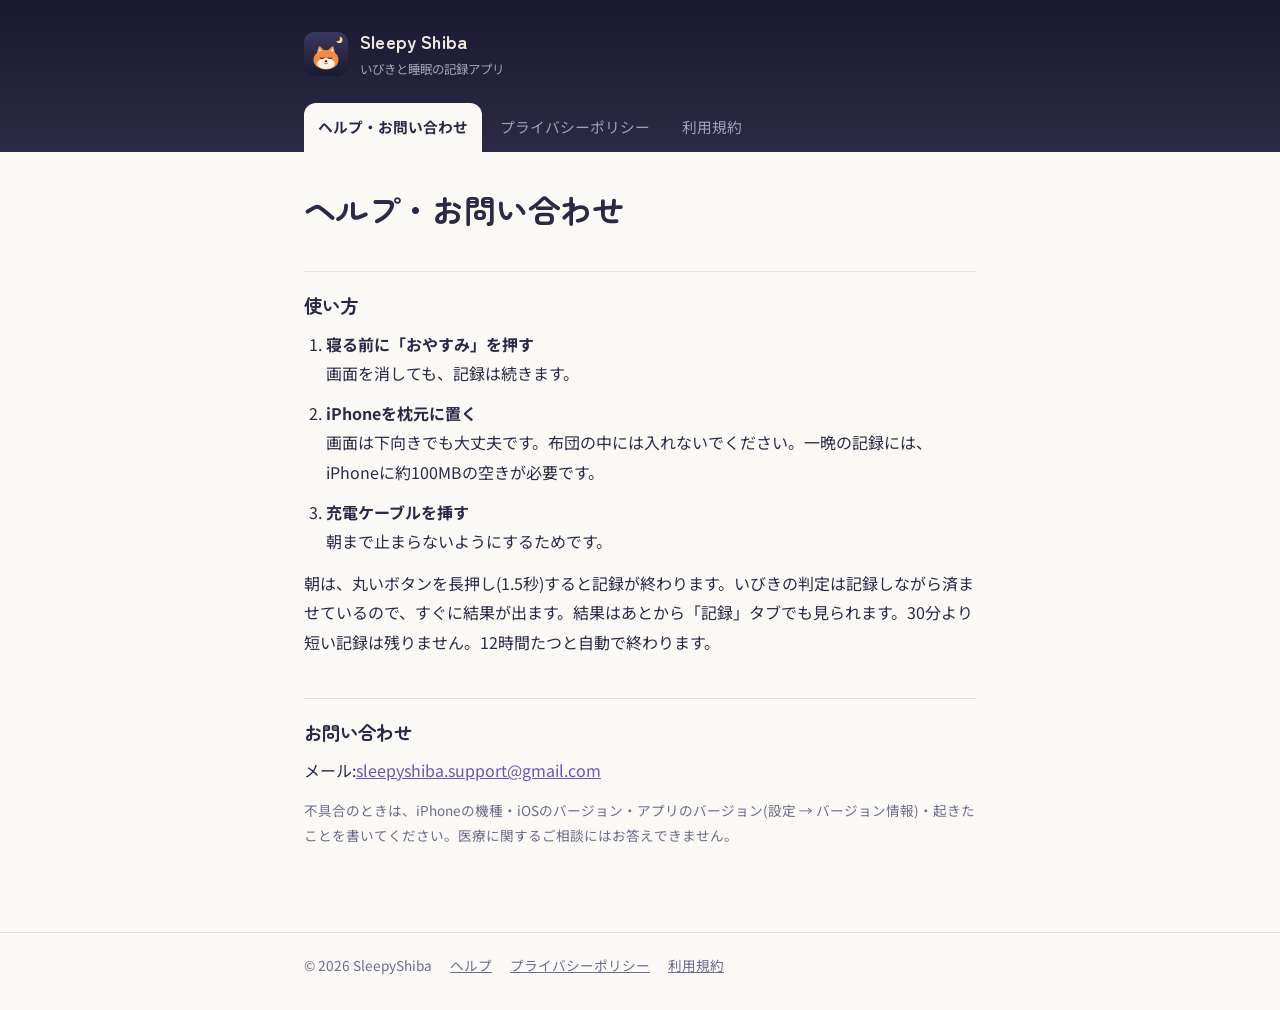
<file: index.html>
<!doctype html>
<html lang="ja"><head><meta charset="utf-8"><meta name="viewport" content="width=device-width,initial-scale=1,viewport-fit=cover">
<title>Sleepy Shiba ヘルプ</title><meta name="description" content="iPhoneアプリ Sleepy Shiba のヘルプ・お問い合わせ">
<link rel="preconnect" href="https://fonts.googleapis.com"><link rel="preconnect" href="https://fonts.gstatic.com" crossorigin><link rel="stylesheet" href="https://fonts.googleapis.com/css2?family=Noto+Sans+JP:wght@400;700&family=Zen+Maru+Gothic:wght@700&display=swap"><link rel="stylesheet" href="style.css"></head><body>
<header class="band"><div class="wrap">
<a class="brand" href="./"><svg class="mark" viewBox="0 0 240 240" role="img" aria-label="Sleepy Shiba">
<defs><linearGradient id="g" x1="0" y1="0" x2="0" y2="1"><stop offset="0" stop-color="#3b3860"/><stop offset="1" stop-color="#1a1930"/></linearGradient></defs>
<rect width="240" height="240" rx="54" fill="url(#g)"/>
<circle cx="193" cy="43" r="17" fill="#f3d98a"/><circle cx="181" cy="35" r="15" fill="#36335a"/>
<g transform="translate(20 38) scale(.8333)">
<path d="M58 108 L70 52 Q74 44 82 50 L114 82 Z" fill="#f08c45"/><path d="M182 108 L170 52 Q166 44 158 50 L126 82 Z" fill="#f08c45"/>
<path d="M70 94 L76 62 L96 82 Z" fill="#fff1de"/><path d="M170 94 L164 62 L144 82 Z" fill="#fff1de"/>
<ellipse cx="120" cy="136" rx="82" ry="64" fill="#f08c45"/><ellipse cx="120" cy="161" rx="58" ry="35" fill="#fff1de"/>
<path d="M82 124 Q94 134 106 124 M134 124 Q146 134 158 124" stroke="#1a1930" stroke-width="6" stroke-linecap="round" fill="none"/>
<ellipse cx="120" cy="146" rx="9" ry="6" fill="#1a1930"/>
<path d="M110 160 Q115 165 120 160 Q125 165 130 160" stroke="#1a1930" stroke-width="3.5" stroke-linecap="round" fill="none"/>
</g></svg><span><b>Sleepy Shiba</b><small>いびきと睡眠の記録アプリ</small></span></a>
<nav aria-label="ページ"><a href="./" aria-current="page">ヘルプ・お問い合わせ</a><a href="privacy.html">プライバシーポリシー</a><a href="terms.html">利用規約</a></nav></div></header>
<main><div class="wrap"><h1>ヘルプ・お問い合わせ</h1>
<h2 id="howto">使い方</h2>
<ol class="steps">
<li><strong>寝る前に「おやすみ」を押す</strong><br>画面を消しても、記録は続きます。</li>
<li><strong>iPhoneを枕元に置く</strong><br>画面は下向きでも大丈夫です。布団の中には入れないでください。一晩の記録には、iPhoneに約100MBの空きが必要です。</li>
<li><strong>充電ケーブルを挿す</strong><br>朝まで止まらないようにするためです。</li></ol>
<p>朝は、丸いボタンを長押し(1.5秒)すると記録が終わります。いびきの判定は記録しながら済ませているので、すぐに結果が出ます。結果はあとから「記録」タブでも見られます。30分より短い記録は残りません。12時間たつと自動で終わります。</p>
<h2 id="contact">お問い合わせ</h2>
<p>メール:<a href="mailto:sleepyshiba.support@gmail.com">sleepyshiba.support@gmail.com</a></p>
<p class="meta">不具合のときは、iPhoneの機種・iOSのバージョン・アプリのバージョン(設定 → バージョン情報)・起きたことを書いてください。医療に関するご相談にはお答えできません。</p>
</div></main>
<footer><div class="wrap"><span>© 2026 SleepyShiba</span><a href="./">ヘルプ</a><a href="privacy.html">プライバシーポリシー</a><a href="terms.html">利用規約</a></div></footer>
</body></html>
</file>
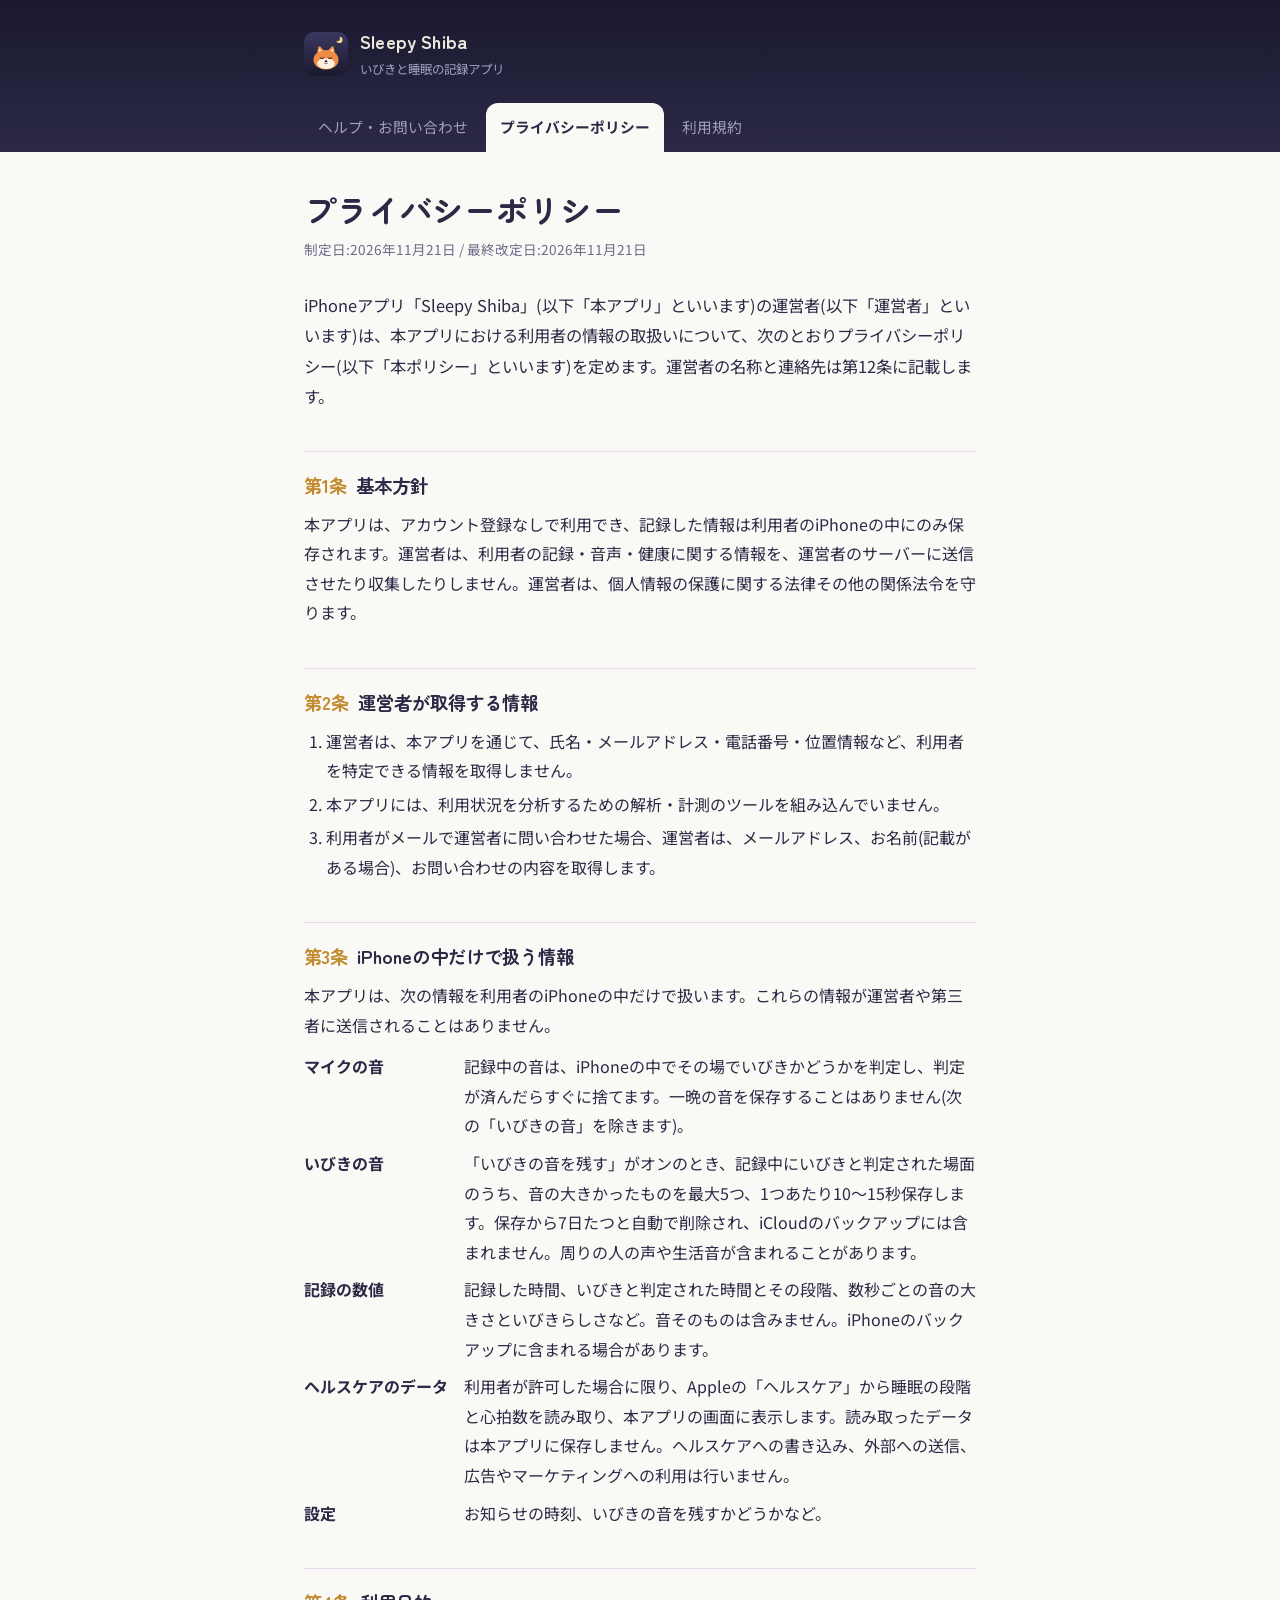
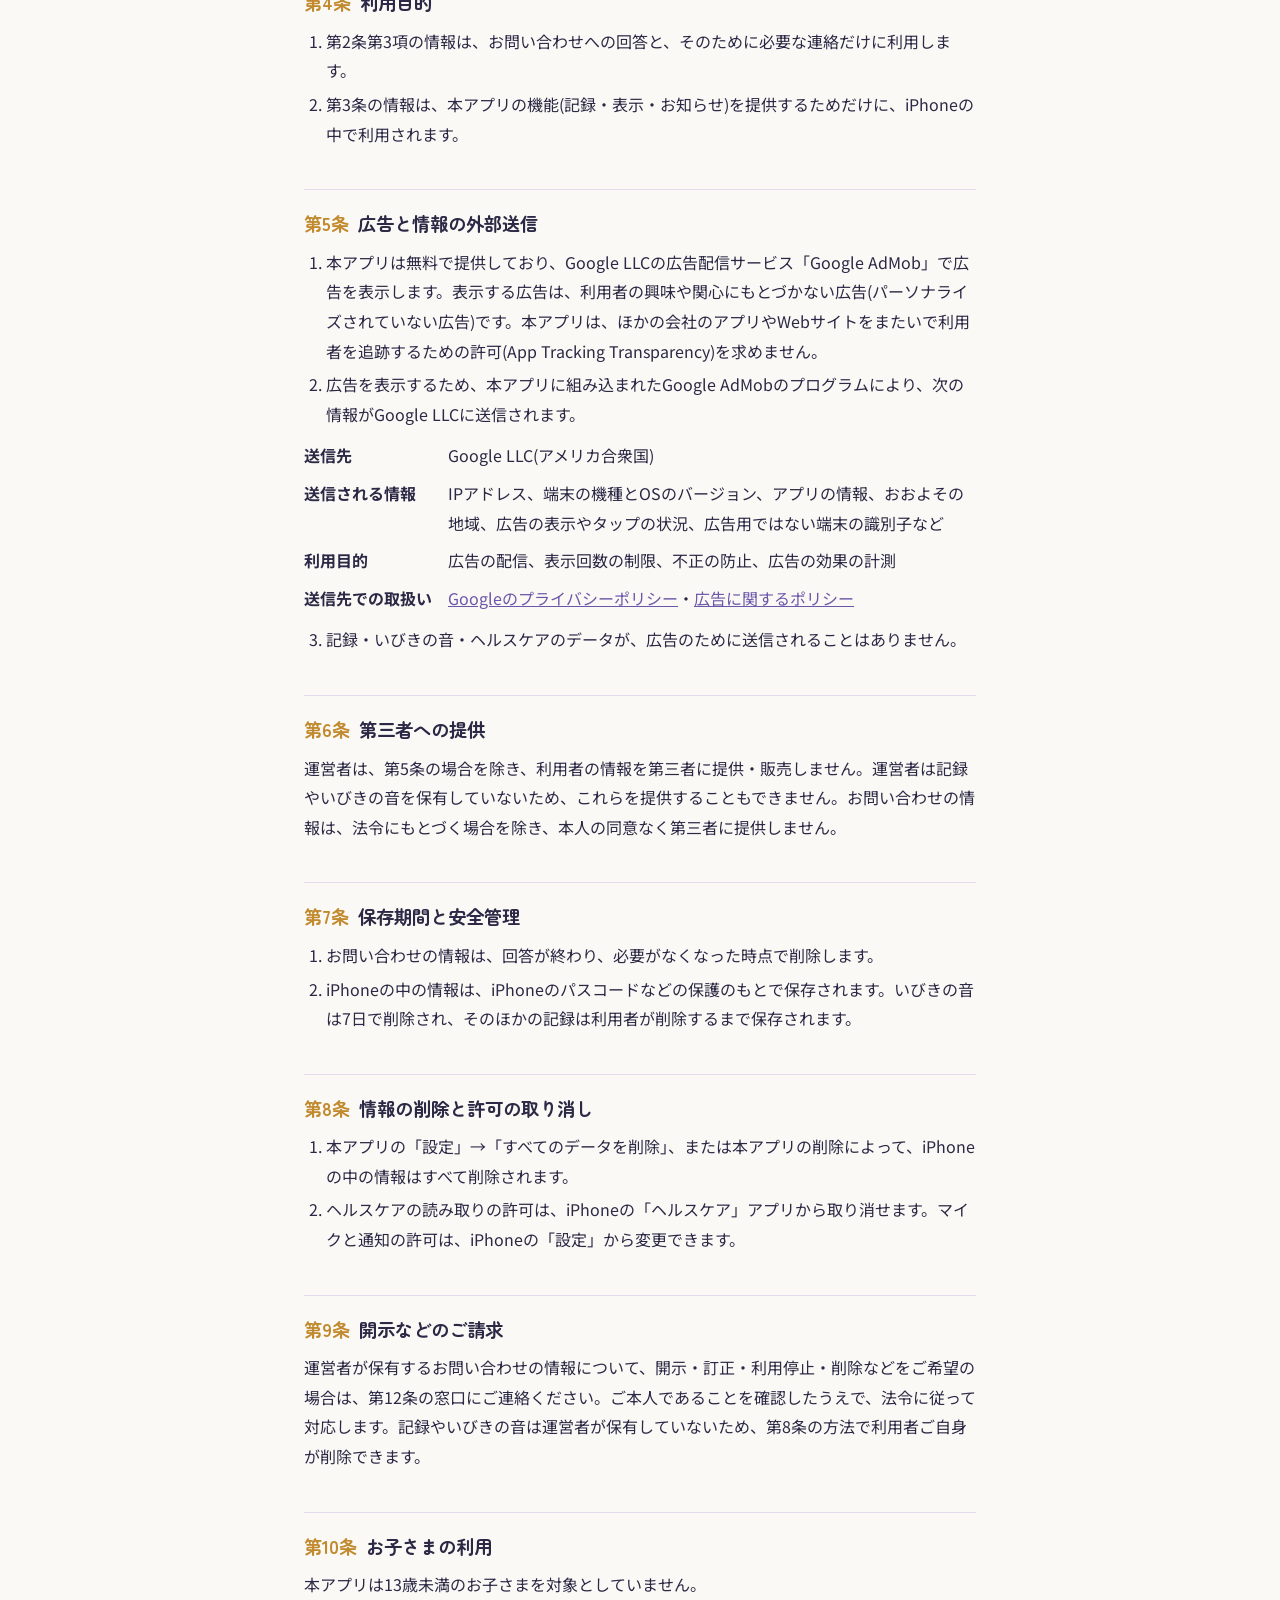
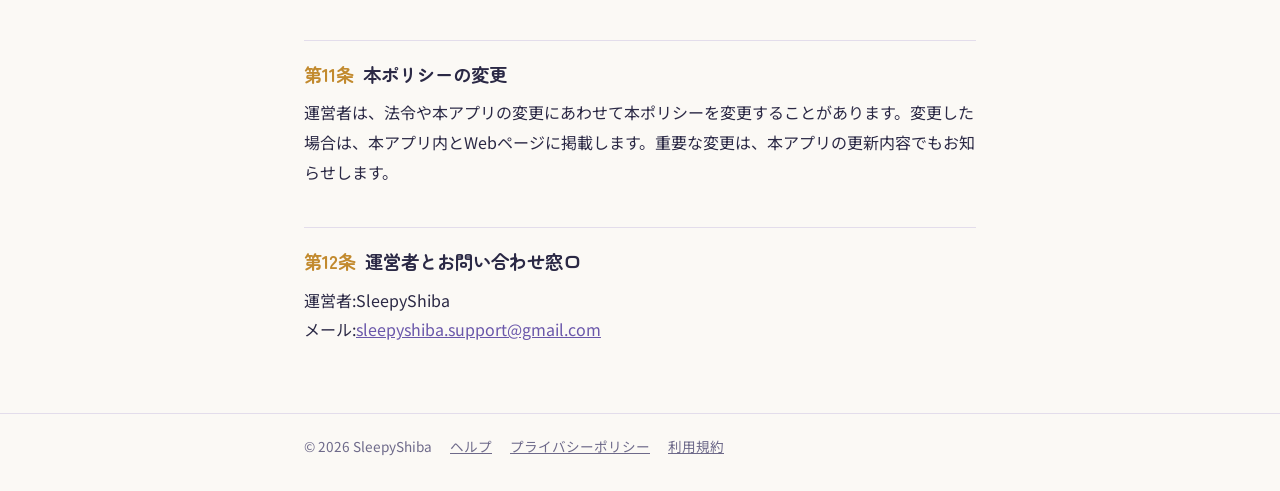
<file: privacy.html>
<!doctype html>
<html lang="ja"><head><meta charset="utf-8"><meta name="viewport" content="width=device-width,initial-scale=1,viewport-fit=cover">
<title>Sleepy Shiba プライバシーポリシー</title><meta name="description" content="iPhoneアプリ Sleepy Shiba のプライバシーポリシー">
<link rel="preconnect" href="https://fonts.googleapis.com"><link rel="preconnect" href="https://fonts.gstatic.com" crossorigin><link rel="stylesheet" href="https://fonts.googleapis.com/css2?family=Noto+Sans+JP:wght@400;700&family=Zen+Maru+Gothic:wght@700&display=swap"><link rel="stylesheet" href="style.css"></head><body>
<header class="band"><div class="wrap">
<a class="brand" href="./"><svg class="mark" viewBox="0 0 240 240" role="img" aria-label="Sleepy Shiba">
<defs><linearGradient id="g" x1="0" y1="0" x2="0" y2="1"><stop offset="0" stop-color="#3b3860"/><stop offset="1" stop-color="#1a1930"/></linearGradient></defs>
<rect width="240" height="240" rx="54" fill="url(#g)"/>
<circle cx="193" cy="43" r="17" fill="#f3d98a"/><circle cx="181" cy="35" r="15" fill="#36335a"/>
<g transform="translate(20 38) scale(.8333)">
<path d="M58 108 L70 52 Q74 44 82 50 L114 82 Z" fill="#f08c45"/><path d="M182 108 L170 52 Q166 44 158 50 L126 82 Z" fill="#f08c45"/>
<path d="M70 94 L76 62 L96 82 Z" fill="#fff1de"/><path d="M170 94 L164 62 L144 82 Z" fill="#fff1de"/>
<ellipse cx="120" cy="136" rx="82" ry="64" fill="#f08c45"/><ellipse cx="120" cy="161" rx="58" ry="35" fill="#fff1de"/>
<path d="M82 124 Q94 134 106 124 M134 124 Q146 134 158 124" stroke="#1a1930" stroke-width="6" stroke-linecap="round" fill="none"/>
<ellipse cx="120" cy="146" rx="9" ry="6" fill="#1a1930"/>
<path d="M110 160 Q115 165 120 160 Q125 165 130 160" stroke="#1a1930" stroke-width="3.5" stroke-linecap="round" fill="none"/>
</g></svg><span><b>Sleepy Shiba</b><small>いびきと睡眠の記録アプリ</small></span></a>
<nav aria-label="ページ"><a href="./">ヘルプ・お問い合わせ</a><a href="privacy.html" aria-current="page">プライバシーポリシー</a><a href="terms.html">利用規約</a></nav></div></header>
<main><div class="wrap"><h1>プライバシーポリシー</h1>
<p class="meta">制定日:2026年11月21日 / 最終改定日:2026年11月21日</p>
<p class="lead">iPhoneアプリ「Sleepy Shiba」(以下「本アプリ」といいます)の運営者(以下「運営者」といいます)は、本アプリにおける利用者の情報の取扱いについて、次のとおりプライバシーポリシー(以下「本ポリシー」といいます)を定めます。運営者の名称と連絡先は第12条に記載します。</p>
<h2 id="s1"><span class="no">第1条</span>基本方針</h2>
<p>本アプリは、アカウント登録なしで利用でき、記録した情報は利用者のiPhoneの中にのみ保存されます。運営者は、利用者の記録・音声・健康に関する情報を、運営者のサーバーに送信させたり収集したりしません。運営者は、個人情報の保護に関する法律その他の関係法令を守ります。</p>
<h2 id="s2"><span class="no">第2条</span>運営者が取得する情報</h2>
<ol><li>運営者は、本アプリを通じて、氏名・メールアドレス・電話番号・位置情報など、利用者を特定できる情報を取得しません。</li>
<li>本アプリには、利用状況を分析するための解析・計測のツールを組み込んでいません。</li>
<li>利用者がメールで運営者に問い合わせた場合、運営者は、メールアドレス、お名前(記載がある場合)、お問い合わせの内容を取得します。</li></ol>
<h2 id="s3"><span class="no">第3条</span>iPhoneの中だけで扱う情報</h2>
<p>本アプリは、次の情報を利用者のiPhoneの中だけで扱います。これらの情報が運営者や第三者に送信されることはありません。</p>
<dl class="data">
<dt>マイクの音</dt><dd>記録中の音は、iPhoneの中でその場でいびきかどうかを判定し、判定が済んだらすぐに捨てます。一晩の音を保存することはありません(次の「いびきの音」を除きます)。</dd>
<dt>いびきの音</dt><dd>「いびきの音を残す」がオンのとき、記録中にいびきと判定された場面のうち、音の大きかったものを最大5つ、1つあたり10〜15秒保存します。保存から7日たつと自動で削除され、iCloudのバックアップには含まれません。周りの人の声や生活音が含まれることがあります。</dd>
<dt>記録の数値</dt><dd>記録した時間、いびきと判定された時間とその段階、数秒ごとの音の大きさといびきらしさなど。音そのものは含みません。iPhoneのバックアップに含まれる場合があります。</dd>
<dt>ヘルスケアのデータ</dt><dd>利用者が許可した場合に限り、Appleの「ヘルスケア」から睡眠の段階と心拍数を読み取り、本アプリの画面に表示します。読み取ったデータは本アプリに保存しません。ヘルスケアへの書き込み、外部への送信、広告やマーケティングへの利用は行いません。</dd>
<dt>設定</dt><dd>お知らせの時刻、いびきの音を残すかどうかなど。</dd>
</dl>
<h2 id="s4"><span class="no">第4条</span>利用目的</h2>
<ol><li>第2条第3項の情報は、お問い合わせへの回答と、そのために必要な連絡だけに利用します。</li>
<li>第3条の情報は、本アプリの機能(記録・表示・お知らせ)を提供するためだけに、iPhoneの中で利用されます。</li></ol>
<h2 id="s5"><span class="no">第5条</span>広告と情報の外部送信</h2>
<ol><li>本アプリは無料で提供しており、Google LLCの広告配信サービス「Google AdMob」で広告を表示します。表示する広告は、利用者の興味や関心にもとづかない広告(パーソナライズされていない広告)です。本アプリは、ほかの会社のアプリやWebサイトをまたいで利用者を追跡するための許可(App Tracking Transparency)を求めません。</li>
<li>広告を表示するため、本アプリに組み込まれたGoogle AdMobのプログラムにより、次の情報がGoogle LLCに送信されます。</li></ol>
<dl class="data">
<dt>送信先</dt><dd>Google LLC(アメリカ合衆国)</dd>
<dt>送信される情報</dt><dd>IPアドレス、端末の機種とOSのバージョン、アプリの情報、おおよその地域、広告の表示やタップの状況、広告用ではない端末の識別子など</dd>
<dt>利用目的</dt><dd>広告の配信、表示回数の制限、不正の防止、広告の効果の計測</dd>
<dt>送信先での取扱い</dt><dd><a href="https://policies.google.com/privacy?hl=ja" rel="noopener">Googleのプライバシーポリシー</a>・<a href="https://policies.google.com/technologies/ads?hl=ja" rel="noopener">広告に関するポリシー</a></dd>
</dl>
<ol start="3"><li>記録・いびきの音・ヘルスケアのデータが、広告のために送信されることはありません。</li></ol>
<h2 id="s6"><span class="no">第6条</span>第三者への提供</h2>
<p>運営者は、第5条の場合を除き、利用者の情報を第三者に提供・販売しません。運営者は記録やいびきの音を保有していないため、これらを提供することもできません。お問い合わせの情報は、法令にもとづく場合を除き、本人の同意なく第三者に提供しません。</p>
<h2 id="s7"><span class="no">第7条</span>保存期間と安全管理</h2>
<ol><li>お問い合わせの情報は、回答が終わり、必要がなくなった時点で削除します。</li>
<li>iPhoneの中の情報は、iPhoneのパスコードなどの保護のもとで保存されます。いびきの音は7日で削除され、そのほかの記録は利用者が削除するまで保存されます。</li></ol>
<h2 id="s8"><span class="no">第8条</span>情報の削除と許可の取り消し</h2>
<ol><li>本アプリの「設定」→「すべてのデータを削除」、または本アプリの削除によって、iPhoneの中の情報はすべて削除されます。</li>
<li>ヘルスケアの読み取りの許可は、iPhoneの「ヘルスケア」アプリから取り消せます。マイクと通知の許可は、iPhoneの「設定」から変更できます。</li></ol>
<h2 id="s9"><span class="no">第9条</span>開示などのご請求</h2>
<p>運営者が保有するお問い合わせの情報について、開示・訂正・利用停止・削除などをご希望の場合は、第12条の窓口にご連絡ください。ご本人であることを確認したうえで、法令に従って対応します。記録やいびきの音は運営者が保有していないため、第8条の方法で利用者ご自身が削除できます。</p>
<h2 id="s10"><span class="no">第10条</span>お子さまの利用</h2>
<p>本アプリは13歳未満のお子さまを対象としていません。</p>
<h2 id="s11"><span class="no">第11条</span>本ポリシーの変更</h2>
<p>運営者は、法令や本アプリの変更にあわせて本ポリシーを変更することがあります。変更した場合は、本アプリ内とWebページに掲載します。重要な変更は、本アプリの更新内容でもお知らせします。</p>
<h2 id="s12"><span class="no">第12条</span>運営者とお問い合わせ窓口</h2>
<p>運営者:SleepyShiba<br>メール:<a href="mailto:sleepyshiba.support@gmail.com">sleepyshiba.support@gmail.com</a></p>
</div></main>
<footer><div class="wrap"><span>© 2026 SleepyShiba</span><a href="./">ヘルプ</a><a href="privacy.html">プライバシーポリシー</a><a href="terms.html">利用規約</a></div></footer>
</body></html>
</file>
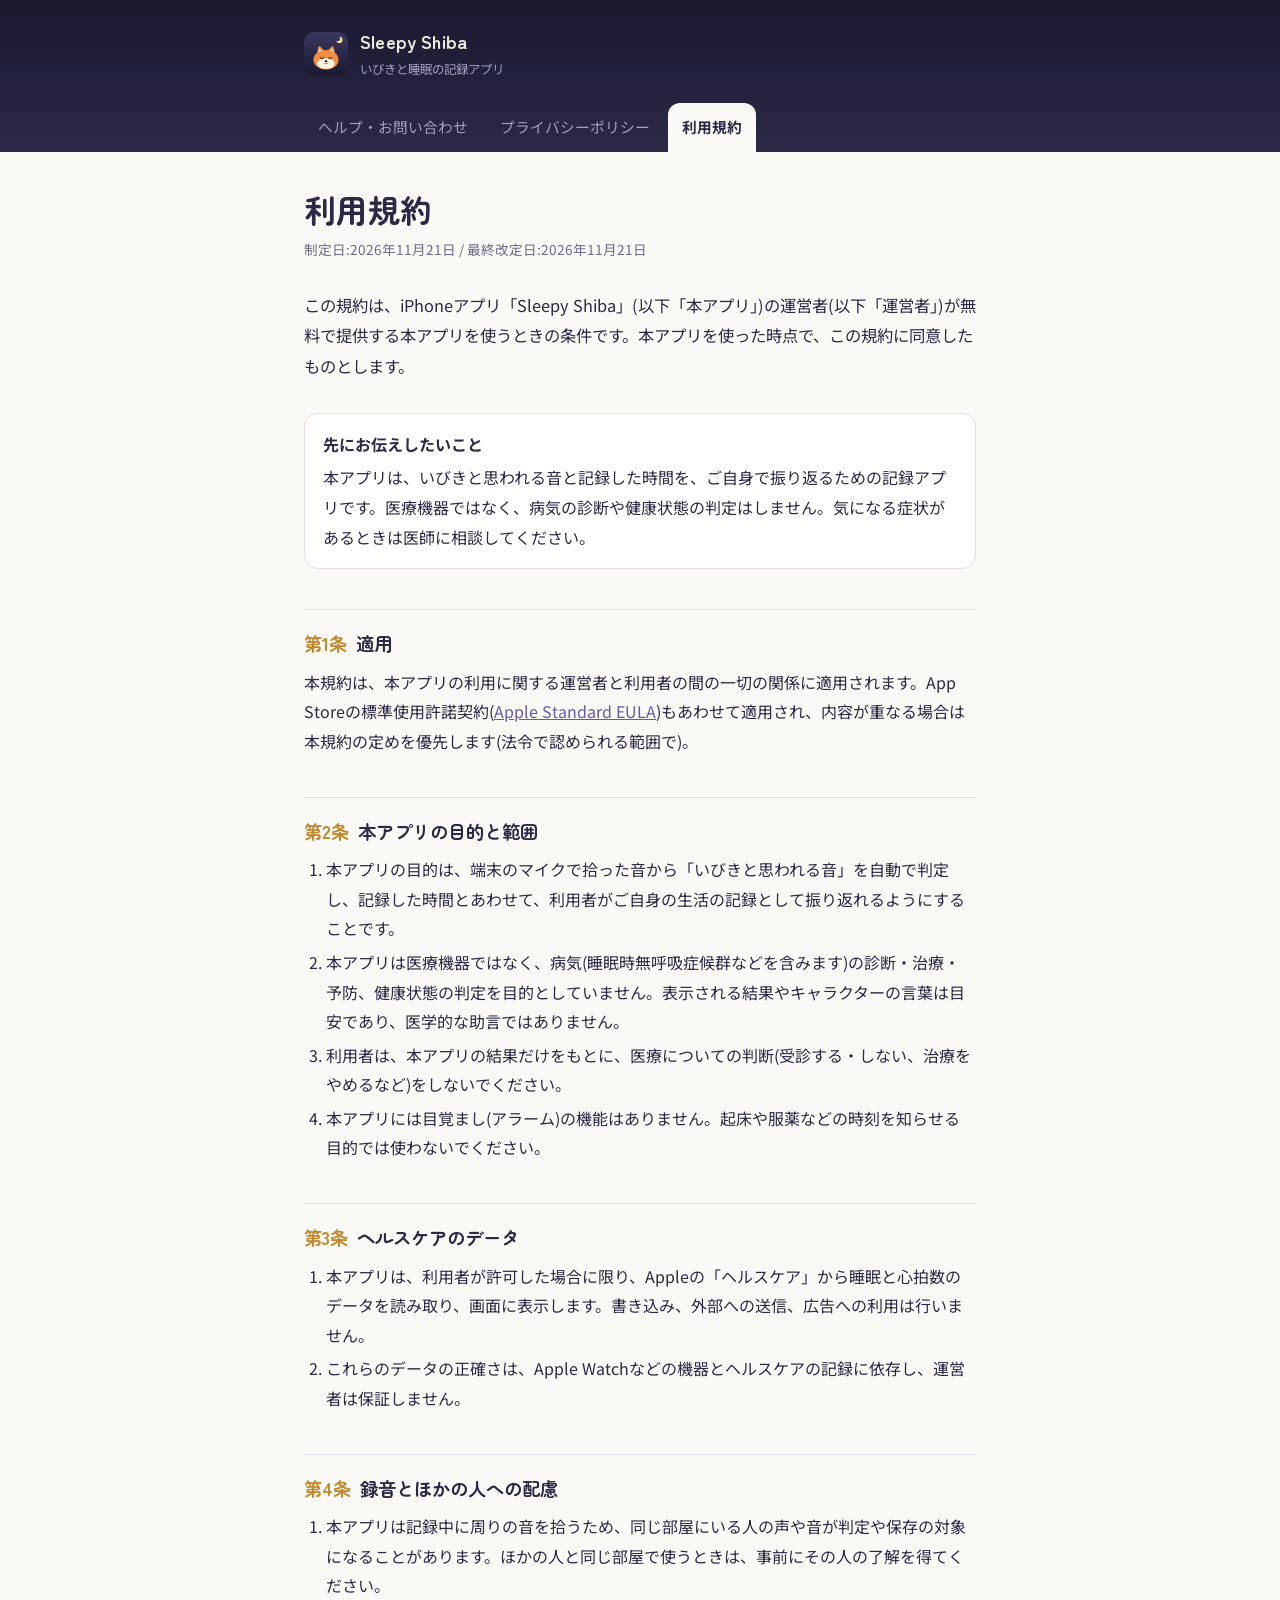
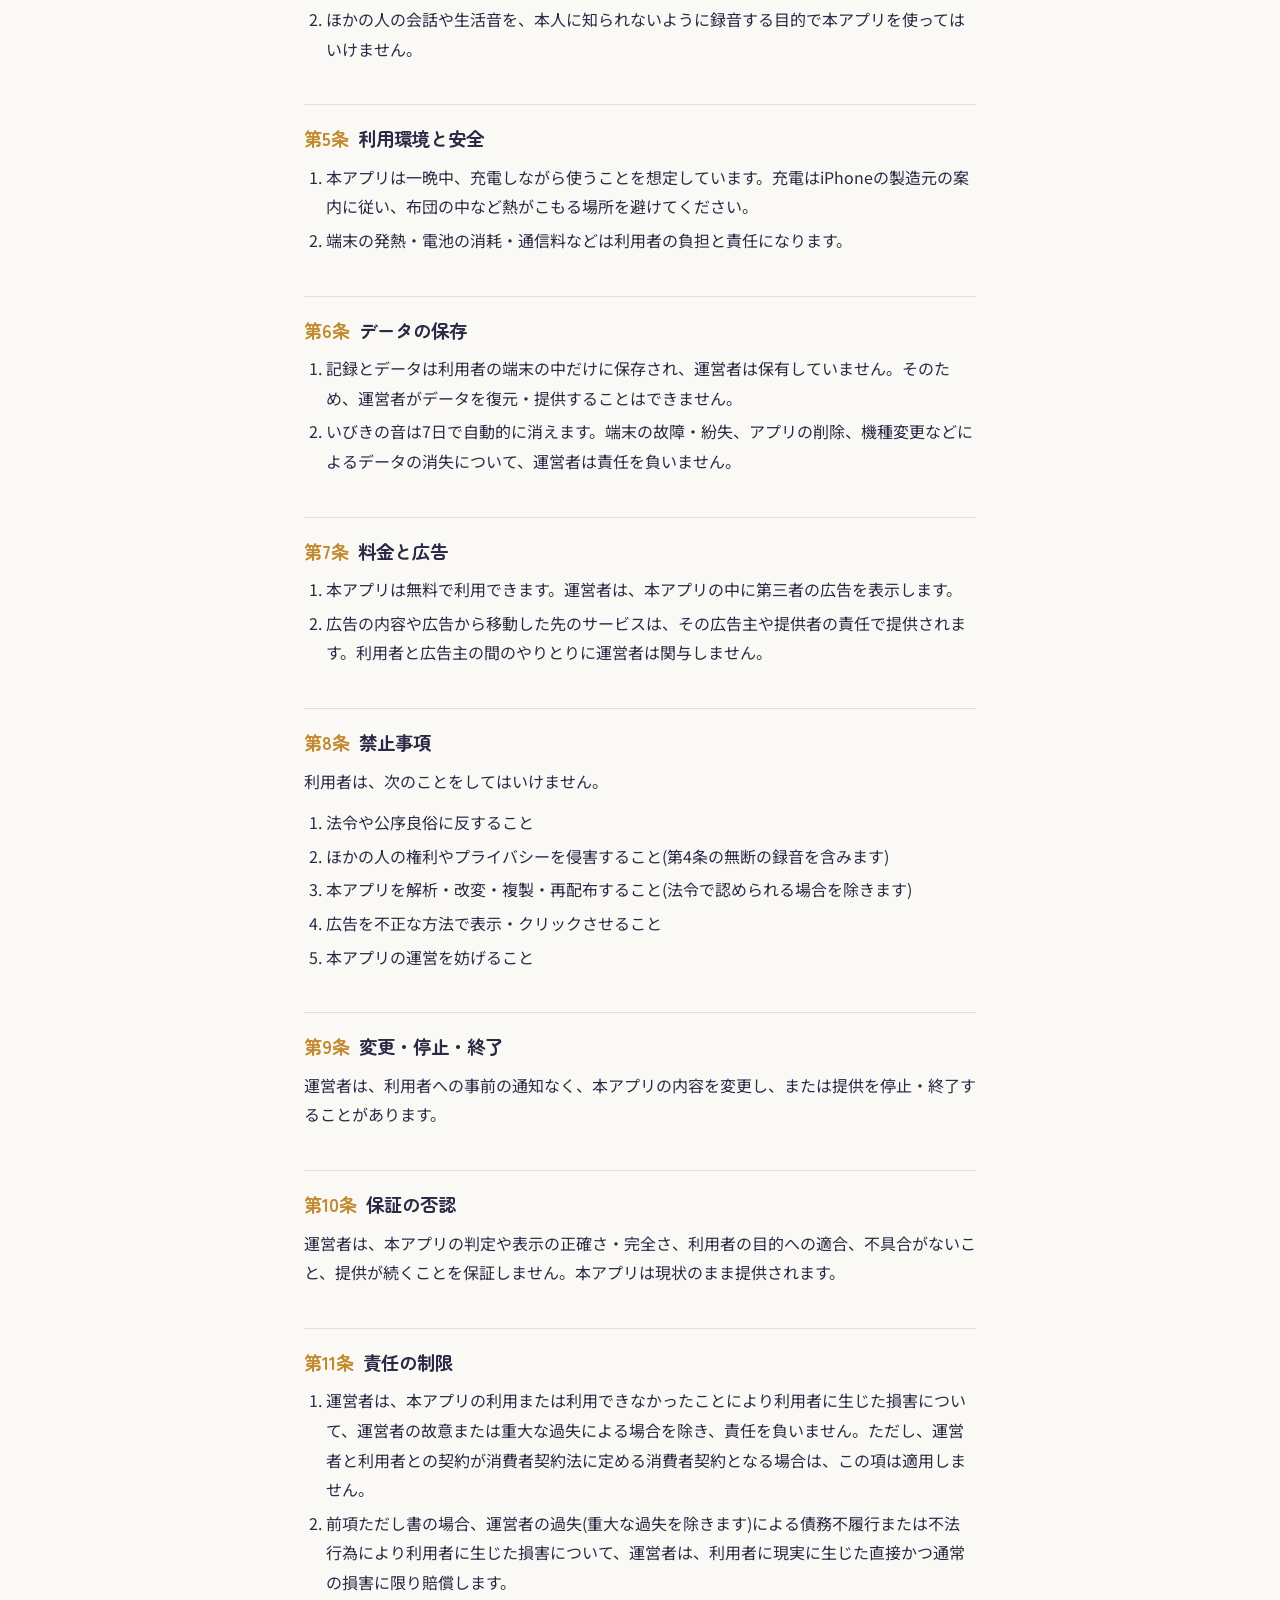
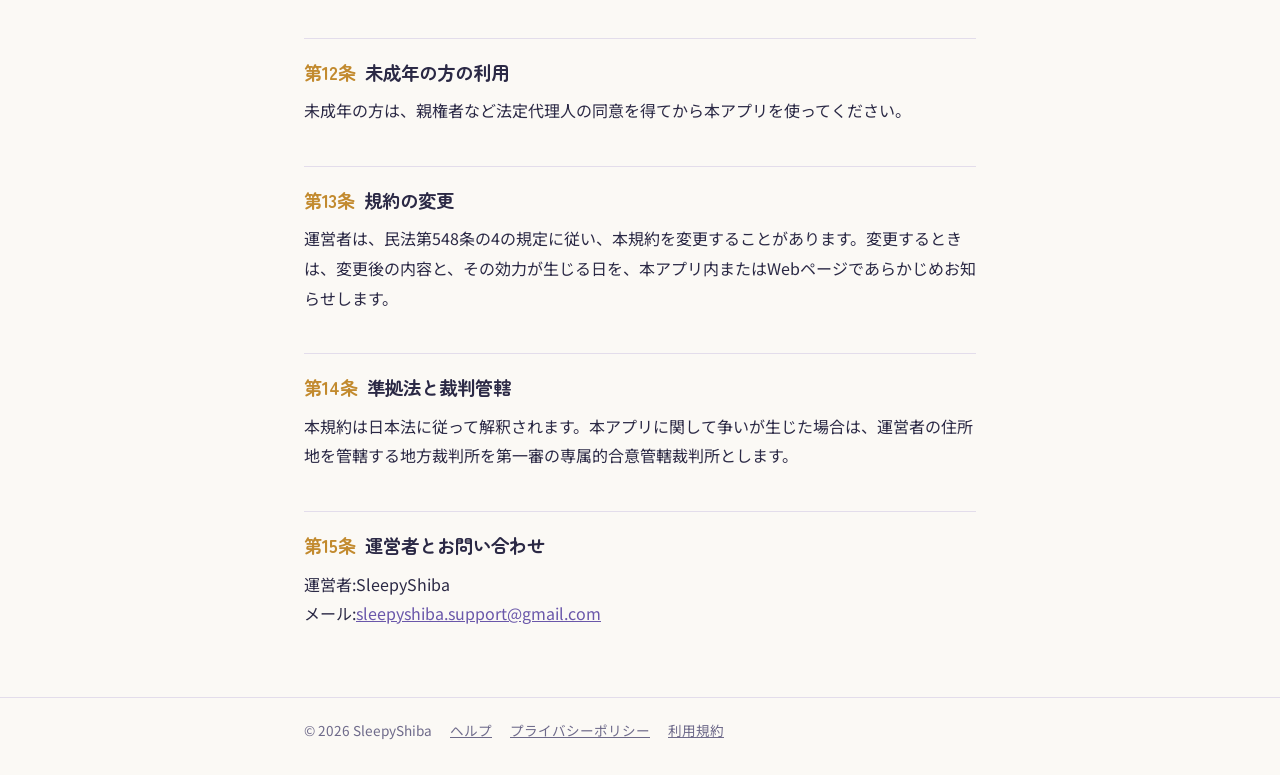
<file: terms.html>
<!doctype html>
<html lang="ja"><head><meta charset="utf-8"><meta name="viewport" content="width=device-width,initial-scale=1,viewport-fit=cover">
<title>Sleepy Shiba 利用規約</title><meta name="description" content="iPhoneアプリ Sleepy Shiba の利用規約">
<link rel="preconnect" href="https://fonts.googleapis.com"><link rel="preconnect" href="https://fonts.gstatic.com" crossorigin><link rel="stylesheet" href="https://fonts.googleapis.com/css2?family=Noto+Sans+JP:wght@400;700&family=Zen+Maru+Gothic:wght@700&display=swap"><link rel="stylesheet" href="style.css"></head><body>
<header class="band"><div class="wrap">
<a class="brand" href="./"><svg class="mark" viewBox="0 0 240 240" role="img" aria-label="Sleepy Shiba">
<defs><linearGradient id="g" x1="0" y1="0" x2="0" y2="1"><stop offset="0" stop-color="#3b3860"/><stop offset="1" stop-color="#1a1930"/></linearGradient></defs>
<rect width="240" height="240" rx="54" fill="url(#g)"/>
<circle cx="193" cy="43" r="17" fill="#f3d98a"/><circle cx="181" cy="35" r="15" fill="#36335a"/>
<g transform="translate(20 38) scale(.8333)">
<path d="M58 108 L70 52 Q74 44 82 50 L114 82 Z" fill="#f08c45"/><path d="M182 108 L170 52 Q166 44 158 50 L126 82 Z" fill="#f08c45"/>
<path d="M70 94 L76 62 L96 82 Z" fill="#fff1de"/><path d="M170 94 L164 62 L144 82 Z" fill="#fff1de"/>
<ellipse cx="120" cy="136" rx="82" ry="64" fill="#f08c45"/><ellipse cx="120" cy="161" rx="58" ry="35" fill="#fff1de"/>
<path d="M82 124 Q94 134 106 124 M134 124 Q146 134 158 124" stroke="#1a1930" stroke-width="6" stroke-linecap="round" fill="none"/>
<ellipse cx="120" cy="146" rx="9" ry="6" fill="#1a1930"/>
<path d="M110 160 Q115 165 120 160 Q125 165 130 160" stroke="#1a1930" stroke-width="3.5" stroke-linecap="round" fill="none"/>
</g></svg><span><b>Sleepy Shiba</b><small>いびきと睡眠の記録アプリ</small></span></a>
<nav aria-label="ページ"><a href="./">ヘルプ・お問い合わせ</a><a href="privacy.html">プライバシーポリシー</a><a href="terms.html" aria-current="page">利用規約</a></nav></div></header>
<main><div class="wrap"><h1>利用規約</h1>
<p class="meta">制定日:2026年11月21日 / 最終改定日:2026年11月21日</p>
<p class="lead">この規約は、iPhoneアプリ「Sleepy Shiba」(以下「本アプリ」)の運営者(以下「運営者」)が無料で提供する本アプリを使うときの条件です。本アプリを使った時点で、この規約に同意したものとします。</p>
<div class="note"><strong>先にお伝えしたいこと</strong>本アプリは、いびきと思われる音と記録した時間を、ご自身で振り返るための記録アプリです。医療機器ではなく、病気の診断や健康状態の判定はしません。気になる症状があるときは医師に相談してください。</div>
<h2 id="s1"><span class="no">第1条</span>適用</h2>
<p>本規約は、本アプリの利用に関する運営者と利用者の間の一切の関係に適用されます。App Storeの標準使用許諾契約(<a href="https://www.apple.com/legal/internet-services/itunes/dev/stdeula/" rel="noopener">Apple Standard EULA</a>)もあわせて適用され、内容が重なる場合は本規約の定めを優先します(法令で認められる範囲で)。</p>
<h2 id="s2"><span class="no">第2条</span>本アプリの目的と範囲</h2>
<ol><li>本アプリの目的は、端末のマイクで拾った音から「いびきと思われる音」を自動で判定し、記録した時間とあわせて、利用者がご自身の生活の記録として振り返れるようにすることです。</li>
<li>本アプリは医療機器ではなく、病気(睡眠時無呼吸症候群などを含みます)の診断・治療・予防、健康状態の判定を目的としていません。表示される結果やキャラクターの言葉は目安であり、医学的な助言ではありません。</li>
<li>利用者は、本アプリの結果だけをもとに、医療についての判断(受診する・しない、治療をやめるなど)をしないでください。</li>
<li>本アプリには目覚まし(アラーム)の機能はありません。起床や服薬などの時刻を知らせる目的では使わないでください。</li></ol>
<h2 id="s3"><span class="no">第3条</span>ヘルスケアのデータ</h2>
<ol><li>本アプリは、利用者が許可した場合に限り、Appleの「ヘルスケア」から睡眠と心拍数のデータを読み取り、画面に表示します。書き込み、外部への送信、広告への利用は行いません。</li>
<li>これらのデータの正確さは、Apple Watchなどの機器とヘルスケアの記録に依存し、運営者は保証しません。</li></ol>
<h2 id="s4"><span class="no">第4条</span>録音とほかの人への配慮</h2>
<ol><li>本アプリは記録中に周りの音を拾うため、同じ部屋にいる人の声や音が判定や保存の対象になることがあります。ほかの人と同じ部屋で使うときは、事前にその人の了解を得てください。</li>
<li>ほかの人の会話や生活音を、本人に知られないように録音する目的で本アプリを使ってはいけません。</li></ol>
<h2 id="s5"><span class="no">第5条</span>利用環境と安全</h2>
<ol><li>本アプリは一晩中、充電しながら使うことを想定しています。充電はiPhoneの製造元の案内に従い、布団の中など熱がこもる場所を避けてください。</li>
<li>端末の発熱・電池の消耗・通信料などは利用者の負担と責任になります。</li></ol>
<h2 id="s6"><span class="no">第6条</span>データの保存</h2>
<ol><li>記録とデータは利用者の端末の中だけに保存され、運営者は保有していません。そのため、運営者がデータを復元・提供することはできません。</li>
<li>いびきの音は7日で自動的に消えます。端末の故障・紛失、アプリの削除、機種変更などによるデータの消失について、運営者は責任を負いません。</li></ol>
<h2 id="s7"><span class="no">第7条</span>料金と広告</h2>
<ol><li>本アプリは無料で利用できます。運営者は、本アプリの中に第三者の広告を表示します。</li>
<li>広告の内容や広告から移動した先のサービスは、その広告主や提供者の責任で提供されます。利用者と広告主の間のやりとりに運営者は関与しません。</li></ol>
<h2 id="s8"><span class="no">第8条</span>禁止事項</h2>
<p>利用者は、次のことをしてはいけません。</p>
<ol><li>法令や公序良俗に反すること</li><li>ほかの人の権利やプライバシーを侵害すること(第4条の無断の録音を含みます)</li>
<li>本アプリを解析・改変・複製・再配布すること(法令で認められる場合を除きます)</li>
<li>広告を不正な方法で表示・クリックさせること</li><li>本アプリの運営を妨げること</li></ol>
<h2 id="s9"><span class="no">第9条</span>変更・停止・終了</h2>
<p>運営者は、利用者への事前の通知なく、本アプリの内容を変更し、または提供を停止・終了することがあります。</p>
<h2 id="s10"><span class="no">第10条</span>保証の否認</h2>
<p>運営者は、本アプリの判定や表示の正確さ・完全さ、利用者の目的への適合、不具合がないこと、提供が続くことを保証しません。本アプリは現状のまま提供されます。</p>
<h2 id="s11"><span class="no">第11条</span>責任の制限</h2>
<ol><li>運営者は、本アプリの利用または利用できなかったことにより利用者に生じた損害について、運営者の故意または重大な過失による場合を除き、責任を負いません。ただし、運営者と利用者との契約が消費者契約法に定める消費者契約となる場合は、この項は適用しません。</li>
<li>前項ただし書の場合、運営者の過失(重大な過失を除きます)による債務不履行または不法行為により利用者に生じた損害について、運営者は、利用者に現実に生じた直接かつ通常の損害に限り賠償します。</li></ol>
<h2 id="s12"><span class="no">第12条</span>未成年の方の利用</h2>
<p>未成年の方は、親権者など法定代理人の同意を得てから本アプリを使ってください。</p>
<h2 id="s13"><span class="no">第13条</span>規約の変更</h2>
<p>運営者は、民法第548条の4の規定に従い、本規約を変更することがあります。変更するときは、変更後の内容と、その効力が生じる日を、本アプリ内またはWebページであらかじめお知らせします。</p>
<h2 id="s14"><span class="no">第14条</span>準拠法と裁判管轄</h2>
<p>本規約は日本法に従って解釈されます。本アプリに関して争いが生じた場合は、運営者の住所地を管轄する地方裁判所を第一審の専属的合意管轄裁判所とします。</p>
<h2 id="s15"><span class="no">第15条</span>運営者とお問い合わせ</h2>
<p>運営者:SleepyShiba<br>メール:<a href="mailto:sleepyshiba.support@gmail.com">sleepyshiba.support@gmail.com</a></p>
</div></main>
<footer><div class="wrap"><span>© 2026 SleepyShiba</span><a href="./">ヘルプ</a><a href="privacy.html">プライバシーポリシー</a><a href="terms.html">利用規約</a></div></footer>
</body></html>
</file>
<file: style.css>
/* Layout: a night-sky band for the header, then one readable milk-white column (max 40em). */
:root{
  --sky:#1a1930; --sky-2:#2b2945; --on-sky:#eee9dd; --on-sky-dim:#a3a0be;
  --bg:#fbf9f5; --surface:#ffffff; --fg:#2b2945; --muted:#6e6a8a; --line:#e3ddeb;
  --accent:#6a57aa; --moon:#c28a2e; --ph-bg:#fbefc9; --ph-fg:#6b4a10;
  --f-display:"Zen Maru Gothic","Hiragino Maru Gothic ProN","Hiragino Sans",sans-serif;
  --f-body:"Noto Sans JP","Hiragino Sans","Yu Gothic",system-ui,sans-serif;
}
@media (prefers-color-scheme: dark){:root:not([data-theme="light"]){
  --bg:#16152a; --surface:#1f1d36; --fg:#eee9dd; --muted:#a3a0be; --line:#34315a;
  --accent:#b9a6e0; --moon:#f3d98a; --ph-bg:#4a3a12; --ph-fg:#f3e6b5; color-scheme:dark}}
:root[data-theme="dark"]{
  --bg:#16152a; --surface:#1f1d36; --fg:#eee9dd; --muted:#a3a0be; --line:#34315a;
  --accent:#b9a6e0; --moon:#f3d98a; --ph-bg:#4a3a12; --ph-fg:#f3e6b5; color-scheme:dark}
*{box-sizing:border-box}
body{margin:0;background:var(--bg);color:var(--fg);font:16px/1.85 var(--f-body);-webkit-text-size-adjust:100%}
.band{background:linear-gradient(180deg,var(--sky),var(--sky-2));color:var(--on-sky)}
.wrap{max-width:44rem;margin:0 auto;padding-left:max(16px,env(safe-area-inset-left,0px));padding-right:max(16px,env(safe-area-inset-right,0px))}
header .wrap{padding-block:28px 0}
.brand{display:flex;align-items:center;gap:12px;color:inherit;text-decoration:none}
.mark{width:44px;height:44px;flex:none}
.brand b{font:700 1.15rem/1.2 var(--f-display);letter-spacing:.01em}
.brand small{display:block;color:var(--on-sky-dim);font-size:.78rem;font-weight:400}
nav{display:flex;gap:4px;margin-top:22px;overflow-x:auto}
nav a{color:var(--on-sky-dim);text-decoration:none;padding:10px 14px 12px;border-radius:12px 12px 0 0;font-size:.92rem;white-space:nowrap}
nav a:hover{color:var(--on-sky)}
nav a[aria-current="page"]{background:var(--bg);color:var(--fg);font-weight:700}
nav a:focus-visible,a:focus-visible{outline:2px solid var(--moon);outline-offset:2px}
main .wrap{padding-block:36px 56px}
h1{font:700 clamp(1.6rem,4.5vw,2rem)/1.35 var(--f-display);margin:0 0 6px;text-wrap:balance}
.meta{color:var(--muted);font-size:.85rem;margin:0 0 28px}
.lead{font-size:1.02rem;margin:0 0 32px}
h2{font:700 1.15rem/1.5 var(--f-display);margin:40px 0 10px;padding-top:20px;border-top:1px solid var(--line);text-wrap:balance}
h2 .no{color:var(--moon);margin-right:.5em;font-variant-numeric:tabular-nums}
h3{font-size:1rem;margin:22px 0 6px}
p{margin:0 0 12px}
ul,ol{margin:0 0 12px;padding-left:1.4em}
li{margin:4px 0}
a{color:var(--accent)}
.note{background:var(--surface);border:1px solid var(--line);border-radius:14px;padding:16px 18px;margin:20px 0}
.note strong{display:block;margin-bottom:4px}
.faq details{border-bottom:1px solid var(--line)}
.faq summary{cursor:pointer;padding:14px 0;font-weight:700;list-style:none;display:flex;justify-content:space-between;gap:12px}
.faq summary::-webkit-details-marker{display:none}
.faq summary::after{content:"+";color:var(--muted);font-weight:400}
.faq details[open] summary::after{content:"−"}
.faq details>div{padding:0 0 14px}
ol.steps li{margin:10px 0}
.contact{display:flex;flex-wrap:wrap;gap:8px 16px;align-items:center}
.ph{background:var(--ph-bg);color:var(--ph-fg);border-radius:4px;padding:0 .3em;font-size:.95em}
dl.data{display:grid;grid-template-columns:minmax(7em,auto) 1fr;gap:8px 16px;margin:12px 0}
dl.data dt{font-weight:700} dl.data dd{margin:0;min-width:0}
@media (max-width:520px){dl.data{grid-template-columns:1fr} dl.data dd{margin-bottom:8px}}
footer{border-top:1px solid var(--line);color:var(--muted);font-size:.85rem}
footer .wrap{padding-block:20px 32px;display:flex;flex-wrap:wrap;gap:6px 18px}
footer a{color:inherit}
@media (prefers-reduced-motion:reduce){*{scroll-behavior:auto}}
</file>
